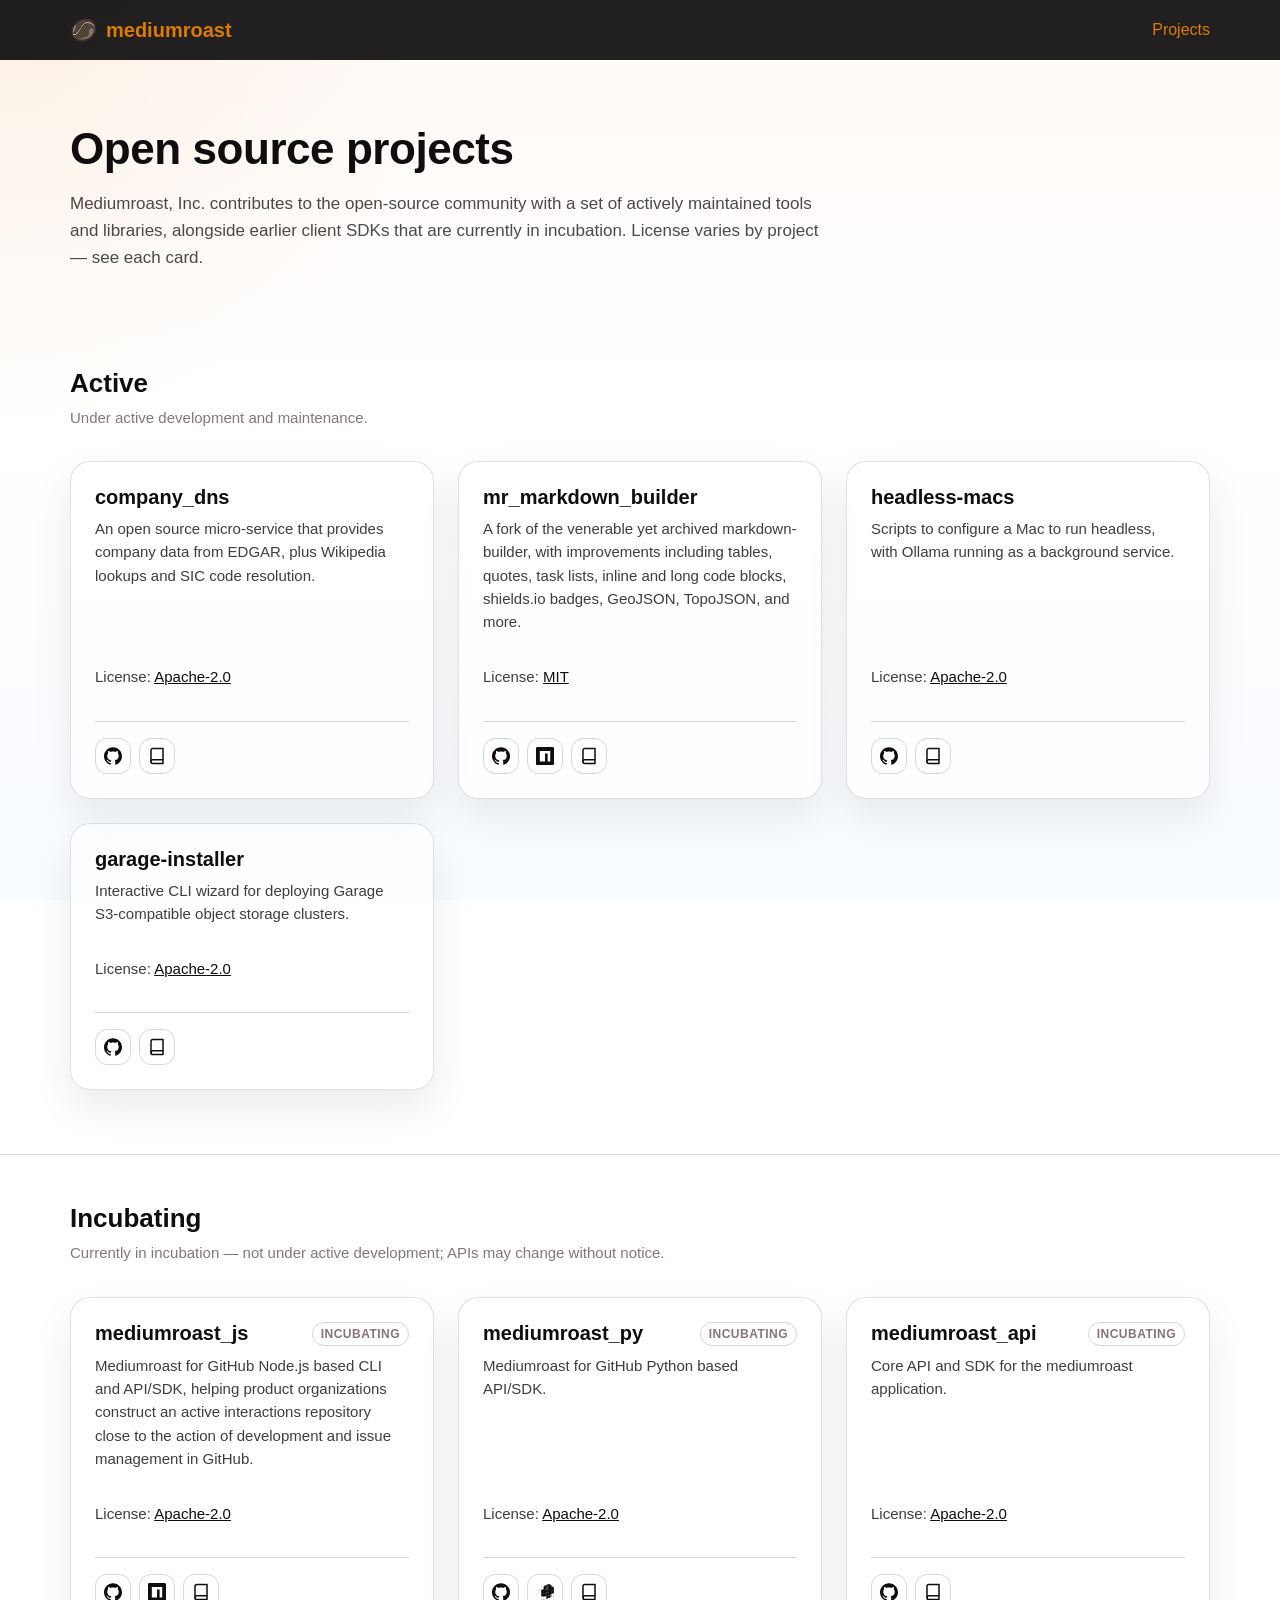
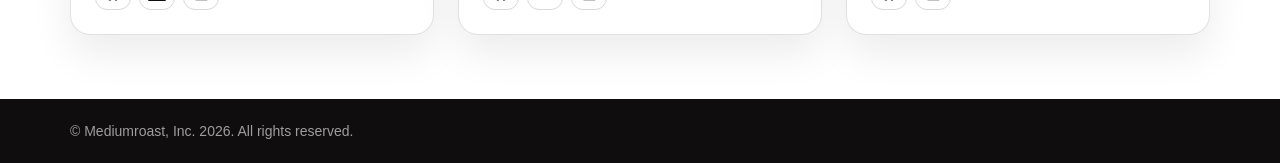
<file: docs/index.html>
<!doctype html>
<html lang="en">
<head>
  <meta charset="utf-8">
  <meta name="viewport" content="width=device-width, initial-scale=1.0, viewport-fit=cover">
  <meta name="description" content="Open source projects from Mediumroast, Inc.">
  <link rel="canonical" href="https://mediumroast.github.io/">
  <meta name="robots" content="index, follow">
  <link rel="shortcut icon" type="image/png" href="favicon.png">
  <link rel="stylesheet" href="style.css">
  <title>Open source projects — Mediumroast</title>
</head>
<body>

  <header class="site-header">
    <div class="container">
      <a class="brand" href="https://www.mediumroast.io" target="_blank" rel="noreferrer">
        <img src="img/mr_icon.png" alt="">
        mediumroast
      </a>
      <nav class="site-nav" aria-label="Primary">
        <a href="./" aria-current="page">Projects</a>
      </nav>
    </div>
  </header>

  <main>

    <section class="hero">
      <div class="container">
        <h1>Open source projects</h1>
        <p>
          Mediumroast, Inc. contributes to the open-source community with a set of
          actively maintained tools and libraries, alongside earlier client SDKs that
          are currently in incubation. License varies by project — see each card.
        </p>
      </div>
    </section>

    <section class="projects-section" aria-labelledby="active-heading">
      <div class="container">
        <div class="section-heading">
          <h2 id="active-heading">Active</h2>
        </div>
        <p class="section-note">
          Under active development and maintenance.
        </p>

        <div class="project-grid">

          <article class="project-card" id="company-dns">
            <div class="card-top">
              <h3>company_dns</h3>
            </div>
            <div class="card-body">
              <p>
                An open source micro-service that provides company data from EDGAR,
                plus Wikipedia lookups and SIC code resolution.
              </p>
            </div>
            <p class="card-license">
              License: <a href="https://github.com/miha42-github/company_dns/blob/main/LICENSE" target="_blank" rel="noreferrer">Apache-2.0</a>
            </p>
            <div class="card-links">
              <a href="https://github.com/miha42-github/company_dns" target="_blank" rel="noreferrer" aria-label="company_dns on GitHub">
                <svg viewBox="0 0 24 24" fill="currentColor" aria-hidden="true"><path d="M12 .297c-6.63 0-12 5.373-12 12 0 5.303 3.438 9.8 8.205 11.385.6.113.82-.258.82-.577 0-.285-.01-1.04-.015-2.04-3.338.724-4.042-1.61-4.042-1.61C4.422 18.07 3.633 17.7 3.633 17.7c-1.087-.744.084-.729.084-.729 1.205.084 1.838 1.236 1.838 1.236 1.07 1.835 2.809 1.305 3.495.998.108-.776.417-1.305.76-1.605-2.665-.3-5.466-1.332-5.466-5.93 0-1.31.465-2.38 1.235-3.22-.135-.303-.54-1.523.105-3.176 0 0 1.005-.322 3.3 1.23.96-.267 1.98-.399 3-.405 1.02.006 2.04.138 3 .405 2.28-1.552 3.285-1.23 3.285-1.23.645 1.653.24 2.873.12 3.176.765.84 1.23 1.91 1.23 3.22 0 4.61-2.805 5.625-5.475 5.92.42.36.81 1.096.81 2.22 0 1.606-.015 2.896-.015 3.286 0 .315.21.69.825.57C20.565 22.092 24 17.592 24 12.297c0-6.627-5.373-12-12-12"/></svg>
              </a>
              <a href="https://miha42-github.github.io/company_dns/" target="_blank" rel="noreferrer" aria-label="company_dns documentation">
                <svg viewBox="0 0 24 24" fill="none" stroke="currentColor" stroke-width="2" stroke-linecap="round" stroke-linejoin="round" aria-hidden="true"><path d="M4 19.5A2.5 2.5 0 0 1 6.5 17H20"/><path d="M6.5 2H20v20H6.5A2.5 2.5 0 0 1 4 19.5v-15A2.5 2.5 0 0 1 6.5 2z"/></svg>
              </a>
            </div>
          </article>

          <article class="project-card" id="mr-markdown-builder">
            <div class="card-top">
              <h3>mr_markdown_builder</h3>
            </div>
            <div class="card-body">
              <p>
                A fork of the venerable yet archived markdown-builder, with
                improvements including tables, quotes, task lists, inline and
                long code blocks, shields.io badges, GeoJSON, TopoJSON, and more.
              </p>
            </div>
            <p class="card-license">
              License: <a href="https://github.com/mediumroast/mr_markdown_builder/blob/main/LICENSE" target="_blank" rel="noreferrer">MIT</a>
            </p>
            <div class="card-links">
              <a href="https://github.com/mediumroast/mr_markdown_builder" target="_blank" rel="noreferrer" aria-label="mr_markdown_builder on GitHub">
                <svg viewBox="0 0 24 24" fill="currentColor" aria-hidden="true"><path d="M12 .297c-6.63 0-12 5.373-12 12 0 5.303 3.438 9.8 8.205 11.385.6.113.82-.258.82-.577 0-.285-.01-1.04-.015-2.04-3.338.724-4.042-1.61-4.042-1.61C4.422 18.07 3.633 17.7 3.633 17.7c-1.087-.744.084-.729.084-.729 1.205.084 1.838 1.236 1.838 1.236 1.07 1.835 2.809 1.305 3.495.998.108-.776.417-1.305.76-1.605-2.665-.3-5.466-1.332-5.466-5.93 0-1.31.465-2.38 1.235-3.22-.135-.303-.54-1.523.105-3.176 0 0 1.005-.322 3.3 1.23.96-.267 1.98-.399 3-.405 1.02.006 2.04.138 3 .405 2.28-1.552 3.285-1.23 3.285-1.23.645 1.653.24 2.873.12 3.176.765.84 1.23 1.91 1.23 3.22 0 4.61-2.805 5.625-5.475 5.92.42.36.81 1.096.81 2.22 0 1.606-.015 2.896-.015 3.286 0 .315.21.69.825.57C20.565 22.092 24 17.592 24 12.297c0-6.627-5.373-12-12-12"/></svg>
              </a>
              <a href="https://www.npmjs.com/package/mr_markdown_builder" target="_blank" rel="noreferrer" aria-label="mr_markdown_builder on npm">
                <svg viewBox="0 0 24 24" fill="currentColor" aria-hidden="true"><path d="M1.763 0C.786 0 0 .786 0 1.763v20.474C0 23.214.786 24 1.763 24h20.474c.977 0 1.763-.786 1.763-1.763V1.763C24 .786 23.214 0 22.237 0zM5.13 5.323l13.837.019-.009 13.836h-3.464l.01-10.382h-3.456L12.04 19.17H5.113z"/></svg>
              </a>
              <a href="https://mediumroast.github.io/mr_markdown_builder/" target="_blank" rel="noreferrer" aria-label="mr_markdown_builder documentation">
                <svg viewBox="0 0 24 24" fill="none" stroke="currentColor" stroke-width="2" stroke-linecap="round" stroke-linejoin="round" aria-hidden="true"><path d="M4 19.5A2.5 2.5 0 0 1 6.5 17H20"/><path d="M6.5 2H20v20H6.5A2.5 2.5 0 0 1 4 19.5v-15A2.5 2.5 0 0 1 6.5 2z"/></svg>
              </a>
            </div>
          </article>

          <article class="project-card" id="headless-macs">
            <div class="card-top">
              <h3>headless-macs</h3>
            </div>
            <div class="card-body">
              <p>
                Scripts to configure a Mac to run headless, with Ollama running
                as a background service.
              </p>
            </div>
            <p class="card-license">
              License: <a href="https://github.com/mediumroast/headless-macs/blob/main/LICENSE" target="_blank" rel="noreferrer">Apache-2.0</a>
            </p>
            <div class="card-links">
              <a href="https://github.com/mediumroast/headless-macs" target="_blank" rel="noreferrer" aria-label="headless-macs on GitHub">
                <svg viewBox="0 0 24 24" fill="currentColor" aria-hidden="true"><path d="M12 .297c-6.63 0-12 5.373-12 12 0 5.303 3.438 9.8 8.205 11.385.6.113.82-.258.82-.577 0-.285-.01-1.04-.015-2.04-3.338.724-4.042-1.61-4.042-1.61C4.422 18.07 3.633 17.7 3.633 17.7c-1.087-.744.084-.729.084-.729 1.205.084 1.838 1.236 1.838 1.236 1.07 1.835 2.809 1.305 3.495.998.108-.776.417-1.305.76-1.605-2.665-.3-5.466-1.332-5.466-5.93 0-1.31.465-2.38 1.235-3.22-.135-.303-.54-1.523.105-3.176 0 0 1.005-.322 3.3 1.23.96-.267 1.98-.399 3-.405 1.02.006 2.04.138 3 .405 2.28-1.552 3.285-1.23 3.285-1.23.645 1.653.24 2.873.12 3.176.765.84 1.23 1.91 1.23 3.22 0 4.61-2.805 5.625-5.475 5.92.42.36.81 1.096.81 2.22 0 1.606-.015 2.896-.015 3.286 0 .315.21.69.825.57C20.565 22.092 24 17.592 24 12.297c0-6.627-5.373-12-12-12"/></svg>
              </a>
              <a href="https://mediumroast.github.io/headless-macs/" target="_blank" rel="noreferrer" aria-label="headless-macs documentation">
                <svg viewBox="0 0 24 24" fill="none" stroke="currentColor" stroke-width="2" stroke-linecap="round" stroke-linejoin="round" aria-hidden="true"><path d="M4 19.5A2.5 2.5 0 0 1 6.5 17H20"/><path d="M6.5 2H20v20H6.5A2.5 2.5 0 0 1 4 19.5v-15A2.5 2.5 0 0 1 6.5 2z"/></svg>
              </a>
            </div>
          </article>

          <article class="project-card" id="garage-installer">
            <div class="card-top">
              <h3>garage-installer</h3>
            </div>
            <div class="card-body">
              <p>
                Interactive CLI wizard for deploying Garage S3-compatible object
                storage clusters.
              </p>
            </div>
            <p class="card-license">
              License: <a href="https://github.com/miha42-github/garage-installer/blob/main/LICENSE" target="_blank" rel="noreferrer">Apache-2.0</a>
            </p>
            <div class="card-links">
              <a href="https://github.com/miha42-github/garage-installer" target="_blank" rel="noreferrer" aria-label="garage-installer on GitHub">
                <svg viewBox="0 0 24 24" fill="currentColor" aria-hidden="true"><path d="M12 .297c-6.63 0-12 5.373-12 12 0 5.303 3.438 9.8 8.205 11.385.6.113.82-.258.82-.577 0-.285-.01-1.04-.015-2.04-3.338.724-4.042-1.61-4.042-1.61C4.422 18.07 3.633 17.7 3.633 17.7c-1.087-.744.084-.729.084-.729 1.205.084 1.838 1.236 1.838 1.236 1.07 1.835 2.809 1.305 3.495.998.108-.776.417-1.305.76-1.605-2.665-.3-5.466-1.332-5.466-5.93 0-1.31.465-2.38 1.235-3.22-.135-.303-.54-1.523.105-3.176 0 0 1.005-.322 3.3 1.23.96-.267 1.98-.399 3-.405 1.02.006 2.04.138 3 .405 2.28-1.552 3.285-1.23 3.285-1.23.645 1.653.24 2.873.12 3.176.765.84 1.23 1.91 1.23 3.22 0 4.61-2.805 5.625-5.475 5.92.42.36.81 1.096.81 2.22 0 1.606-.015 2.896-.015 3.286 0 .315.21.69.825.57C20.565 22.092 24 17.592 24 12.297c0-6.627-5.373-12-12-12"/></svg>
              </a>
              <a href="https://miha42-github.github.io/garage-installer/" target="_blank" rel="noreferrer" aria-label="garage-installer documentation">
                <svg viewBox="0 0 24 24" fill="none" stroke="currentColor" stroke-width="2" stroke-linecap="round" stroke-linejoin="round" aria-hidden="true"><path d="M4 19.5A2.5 2.5 0 0 1 6.5 17H20"/><path d="M6.5 2H20v20H6.5A2.5 2.5 0 0 1 4 19.5v-15A2.5 2.5 0 0 1 6.5 2z"/></svg>
              </a>
            </div>
          </article>

        </div>
      </div>
    </section>

    <section class="projects-section" aria-labelledby="incubating-heading">
      <div class="container">
        <div class="section-heading">
          <h2 id="incubating-heading">Incubating</h2>
        </div>
        <p class="section-note">
          Currently in incubation — not under active development; APIs may
          change without notice.
        </p>

        <div class="project-grid">

          <article class="project-card" id="mediumroast-js">
            <div class="card-top">
              <h3>mediumroast_js</h3>
              <span class="badge">Incubating</span>
            </div>
            <div class="card-body">
              <p>
                Mediumroast for GitHub Node.js based CLI and API/SDK, helping
                product organizations construct an active interactions repository
                close to the action of development and issue management in GitHub.
              </p>
            </div>
            <p class="card-license">
              License: <a href="https://github.com/mediumroast/mediumroast_js/blob/main/LICENSE" target="_blank" rel="noreferrer">Apache-2.0</a>
            </p>
            <div class="card-links">
              <a href="https://github.com/mediumroast/mediumroast_js" target="_blank" rel="noreferrer" aria-label="mediumroast_js on GitHub">
                <svg viewBox="0 0 24 24" fill="currentColor" aria-hidden="true"><path d="M12 .297c-6.63 0-12 5.373-12 12 0 5.303 3.438 9.8 8.205 11.385.6.113.82-.258.82-.577 0-.285-.01-1.04-.015-2.04-3.338.724-4.042-1.61-4.042-1.61C4.422 18.07 3.633 17.7 3.633 17.7c-1.087-.744.084-.729.084-.729 1.205.084 1.838 1.236 1.838 1.236 1.07 1.835 2.809 1.305 3.495.998.108-.776.417-1.305.76-1.605-2.665-.3-5.466-1.332-5.466-5.93 0-1.31.465-2.38 1.235-3.22-.135-.303-.54-1.523.105-3.176 0 0 1.005-.322 3.3 1.23.96-.267 1.98-.399 3-.405 1.02.006 2.04.138 3 .405 2.28-1.552 3.285-1.23 3.285-1.23.645 1.653.24 2.873.12 3.176.765.84 1.23 1.91 1.23 3.22 0 4.61-2.805 5.625-5.475 5.92.42.36.81 1.096.81 2.22 0 1.606-.015 2.896-.015 3.286 0 .315.21.69.825.57C20.565 22.092 24 17.592 24 12.297c0-6.627-5.373-12-12-12"/></svg>
              </a>
              <a href="https://www.npmjs.com/package/mediumroast_js" target="_blank" rel="noreferrer" aria-label="mediumroast_js on npm">
                <svg viewBox="0 0 24 24" fill="currentColor" aria-hidden="true"><path d="M1.763 0C.786 0 0 .786 0 1.763v20.474C0 23.214.786 24 1.763 24h20.474c.977 0 1.763-.786 1.763-1.763V1.763C24 .786 23.214 0 22.237 0zM5.13 5.323l13.837.019-.009 13.836h-3.464l.01-10.382h-3.456L12.04 19.17H5.113z"/></svg>
              </a>
              <a href="https://mediumroast.github.io/mediumroast_js/" target="_blank" rel="noreferrer" aria-label="mediumroast_js documentation">
                <svg viewBox="0 0 24 24" fill="none" stroke="currentColor" stroke-width="2" stroke-linecap="round" stroke-linejoin="round" aria-hidden="true"><path d="M4 19.5A2.5 2.5 0 0 1 6.5 17H20"/><path d="M6.5 2H20v20H6.5A2.5 2.5 0 0 1 4 19.5v-15A2.5 2.5 0 0 1 6.5 2z"/></svg>
              </a>
            </div>
          </article>

          <article class="project-card" id="mediumroast-py">
            <div class="card-top">
              <h3>mediumroast_py</h3>
              <span class="badge">Incubating</span>
            </div>
            <div class="card-body">
              <p>
                Mediumroast for GitHub Python based API/SDK.
              </p>
            </div>
            <p class="card-license">
              License: <a href="https://github.com/mediumroast/mediumroast_py/blob/main/LICENSE" target="_blank" rel="noreferrer">Apache-2.0</a>
            </p>
            <div class="card-links">
              <a href="https://github.com/mediumroast/mediumroast_py" target="_blank" rel="noreferrer" aria-label="mediumroast_py on GitHub">
                <svg viewBox="0 0 24 24" fill="currentColor" aria-hidden="true"><path d="M12 .297c-6.63 0-12 5.373-12 12 0 5.303 3.438 9.8 8.205 11.385.6.113.82-.258.82-.577 0-.285-.01-1.04-.015-2.04-3.338.724-4.042-1.61-4.042-1.61C4.422 18.07 3.633 17.7 3.633 17.7c-1.087-.744.084-.729.084-.729 1.205.084 1.838 1.236 1.838 1.236 1.07 1.835 2.809 1.305 3.495.998.108-.776.417-1.305.76-1.605-2.665-.3-5.466-1.332-5.466-5.93 0-1.31.465-2.38 1.235-3.22-.135-.303-.54-1.523.105-3.176 0 0 1.005-.322 3.3 1.23.96-.267 1.98-.399 3-.405 1.02.006 2.04.138 3 .405 2.28-1.552 3.285-1.23 3.285-1.23.645 1.653.24 2.873.12 3.176.765.84 1.23 1.91 1.23 3.22 0 4.61-2.805 5.625-5.475 5.92.42.36.81 1.096.81 2.22 0 1.606-.015 2.896-.015 3.286 0 .315.21.69.825.57C20.565 22.092 24 17.592 24 12.297c0-6.627-5.373-12-12-12"/></svg>
              </a>
              <a href="https://pypi.org/project/mediumroast-py/" target="_blank" rel="noreferrer" aria-label="mediumroast_py on PyPI">
                <svg viewBox="0 0 24 24" fill="currentColor" aria-hidden="true"><path d="M23.922 13.58v3.912L20.55 18.72l-.078.055.052.037 3.45-1.256.026-.036v-3.997l-.053-.036-.025.092zM23.621 5.618l-3.04 1.107v3.912l3.339-1.215V5.509zM23.92 13.457V9.544l-3.336 1.215v3.913zM20.47 14.71V10.8L17.17 12v3.913zM17.034 19.996v-3.912l-3.313 1.206v3.912zM17.17 16.057v3.868l3.314-1.206V14.85l-3.314 1.206zm2.093 1.882c-.367.134-.663-.074-.663-.463s.296-.814.663-.947c.365-.133.662.075.662.464s-.297.814-.662.946zM13.225 9.315l.365-.132-3.285-1.197-3.323 1.21.102.037 3.184 1.16zM20.507 10.664V6.751L17.17 7.965v3.913zM17.058 11.918V8.005l-3.302 1.202v3.912zM13.643 9.246l-3.336 1.215v3.913l3.336-1.215zM6.907 13.165l3.322 1.209v-3.913L6.907 9.252zM10.34 7.873l3.281 1.193V5.198l-3.28-1.193zM20.507 2.715L17.19 3.922v3.913l3.317-1.207zM16.95 3.903L13.724 2.73l-3.269 1.19 3.225 1.174zM15.365 4.606l-1.624.592v3.868l3.317-1.207V3.991l-1.693.615zm-.391 2.778c-.367.134-.662-.074-.662-.464s.295-.813.662-.946c.366-.133.663.074.663.464s-.297.813-.663.946zM10.229 18.41v-3.914l-3.322-1.209V17.2zM13.678 17.182v-3.913l-3.371 1.227v3.913zM13.756 17.154l3.3-1.2V12.04l-3.3 1.2zM13.678 21.217l-3.371 1.227v-3.912h-.078v3.912l-3.322-1.209v-3.913l-.053-.058-.025-.06-3.336-1.21v-3.948l.034.013 3.287 1.196.015-.078-3.261-1.187 3.26-1.187v-.109L3.876 9.62l-.307-.112 3.26-1.188v.877l.079-.055V6.769l3.257 1.185.058-.061L7.084 6.75l-.102-.037 3.24-1.179v-.083L6.854 6.677v.018l-.025.018v1.523L3.44 9.47v.02l-.025.017v4.007l-3.39 1.233v.019L0 14.784v3.995l.025.037 3.4 1.237.008-.006.007.01 3.4 1.238.008-.006.006.01 3.4 1.237.014-.009.012.01 3.45-1.256.026-.037-.078-.027zM3.493 9.563l3.257 1.185-3.257 1.187V9.562zM3.4 19.96L.078 18.752v-3.913l2.361.86.96.349v3.913zm.015-3.99L.335 14.85l-.182-.066 3.262-1.187v2.374zm3.399 5.231l-3.321-1.209v-3.912l3.321 1.209v3.912zM23.791 5.434l-3.21-1.17v2.338zM20.387 2.643l-3.24-1.18-3.27 1.19 3.247 1.182z"/></svg>
              </a>
              <a href="https://mediumroast.github.io/mediumroast_py/" target="_blank" rel="noreferrer" aria-label="mediumroast_py documentation">
                <svg viewBox="0 0 24 24" fill="none" stroke="currentColor" stroke-width="2" stroke-linecap="round" stroke-linejoin="round" aria-hidden="true"><path d="M4 19.5A2.5 2.5 0 0 1 6.5 17H20"/><path d="M6.5 2H20v20H6.5A2.5 2.5 0 0 1 4 19.5v-15A2.5 2.5 0 0 1 6.5 2z"/></svg>
              </a>
            </div>
          </article>

          <article class="project-card" id="mediumroast-api">
            <div class="card-top">
              <h3>mediumroast_api</h3>
              <span class="badge">Incubating</span>
            </div>
            <div class="card-body">
              <p>
                Core API and SDK for the mediumroast application.
              </p>
            </div>
            <p class="card-license">
              License: <a href="https://github.com/mediumroast/mediumroast_api/blob/main/LICENSE" target="_blank" rel="noreferrer">Apache-2.0</a>
            </p>
            <div class="card-links">
              <a href="https://github.com/mediumroast/mediumroast_api" target="_blank" rel="noreferrer" aria-label="mediumroast_api on GitHub">
                <svg viewBox="0 0 24 24" fill="currentColor" aria-hidden="true"><path d="M12 .297c-6.63 0-12 5.373-12 12 0 5.303 3.438 9.8 8.205 11.385.6.113.82-.258.82-.577 0-.285-.01-1.04-.015-2.04-3.338.724-4.042-1.61-4.042-1.61C4.422 18.07 3.633 17.7 3.633 17.7c-1.087-.744.084-.729.084-.729 1.205.084 1.838 1.236 1.838 1.236 1.07 1.835 2.809 1.305 3.495.998.108-.776.417-1.305.76-1.605-2.665-.3-5.466-1.332-5.466-5.93 0-1.31.465-2.38 1.235-3.22-.135-.303-.54-1.523.105-3.176 0 0 1.005-.322 3.3 1.23.96-.267 1.98-.399 3-.405 1.02.006 2.04.138 3 .405 2.28-1.552 3.285-1.23 3.285-1.23.645 1.653.24 2.873.12 3.176.765.84 1.23 1.91 1.23 3.22 0 4.61-2.805 5.625-5.475 5.92.42.36.81 1.096.81 2.22 0 1.606-.015 2.896-.015 3.286 0 .315.21.69.825.57C20.565 22.092 24 17.592 24 12.297c0-6.627-5.373-12-12-12"/></svg>
              </a>
              <a href="https://mediumroast.github.io/mediumroast_api/" target="_blank" rel="noreferrer" aria-label="mediumroast_api documentation">
                <svg viewBox="0 0 24 24" fill="none" stroke="currentColor" stroke-width="2" stroke-linecap="round" stroke-linejoin="round" aria-hidden="true"><path d="M4 19.5A2.5 2.5 0 0 1 6.5 17H20"/><path d="M6.5 2H20v20H6.5A2.5 2.5 0 0 1 4 19.5v-15A2.5 2.5 0 0 1 6.5 2z"/></svg>
              </a>
            </div>
          </article>

        </div>
      </div>
    </section>

  </main>

  <footer class="site-footer">
    <div class="container">
      <p>&copy; Mediumroast, Inc. 2026. All rights reserved.</p>
    </div>
  </footer>

</body>
</html>
</file>
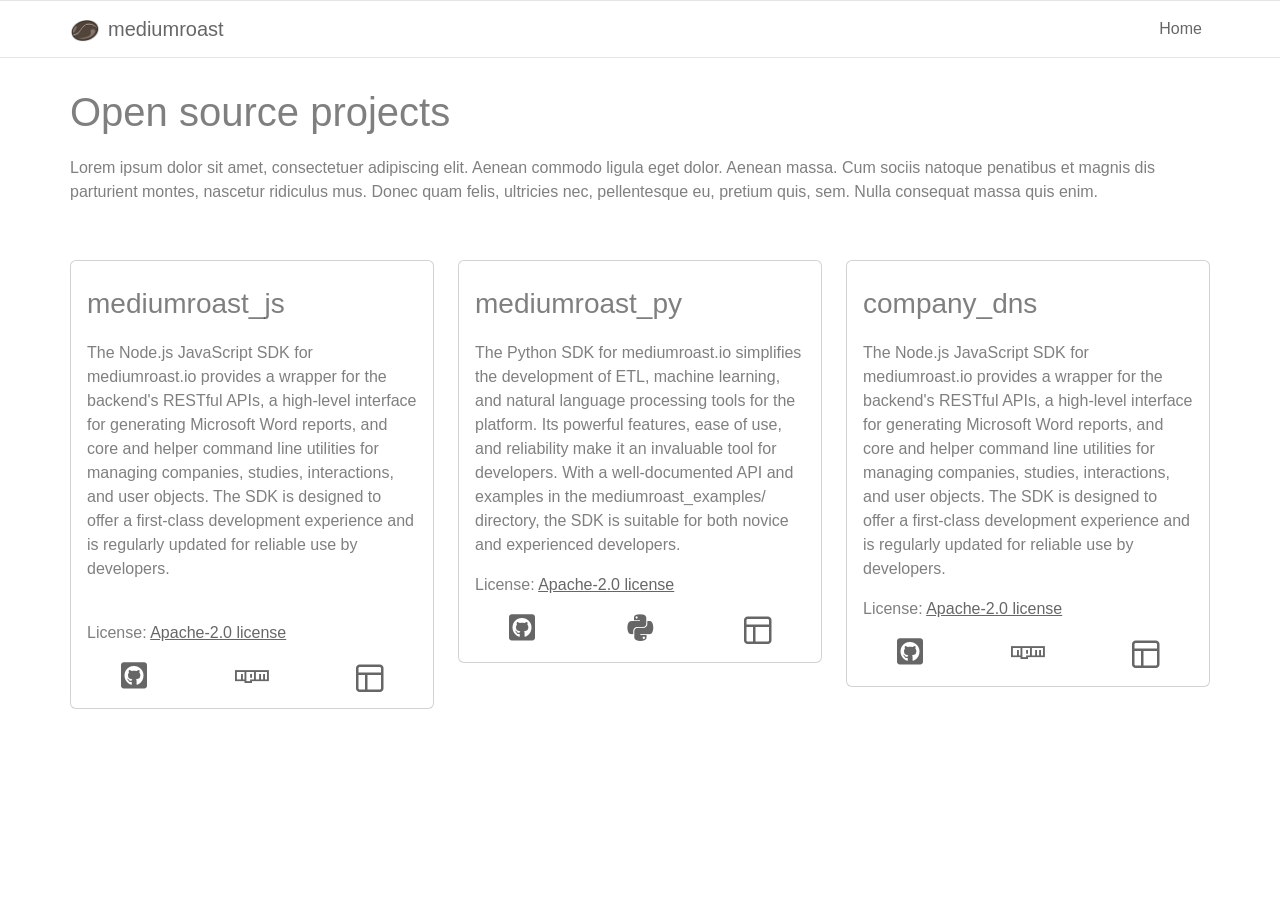
<file: site/index.html>
<!doctype html><html><head>  <meta charset="utf-8">  <meta name="keywords" content="">  <meta name="description" content="">  <meta name="viewport" content="width=device-width, initial-scale=1.0, viewport-fit=cover"><link rel="canonical" href="https://mediumroast.github.io/"><meta name="robots" content="index, follow">  <link rel="shortcut icon" type="image/png" href="favicon.png">  <link rel="stylesheet" type="text/css" href="./css/bootstrap.min.css?7591"><link rel="stylesheet" type="text/css" href="style.css?7389"><link rel="stylesheet" type="text/css" href="./css/all.min.css"><link rel="stylesheet" type="text/css" href="./css/feather.min.css">  <title>Home</title>  <!-- Analytics --> <!-- Analytics END -->  </head><body><!-- Preloader --><div id="page-loading-blocs-notifaction" class="page-preloader"></div><!-- Preloader END --><!-- Main container --><div class="page-container">  <!-- bloc-0 --><div class="bloc l-bloc b-divider " id="bloc-0"><div class="container bloc-sm bloc-no-padding-lg"><div class="row"><div class="col"><nav class="navbar row navbar-expand-md navbar-light" role="navigation" id="mr-menu-bar"><div class="container-fluid "><a class="navbar-brand" href="./" target="_blank"><img src="img/mr_icon.png" alt="logo" class="me-2" />mediumroast</a><button id="nav-toggle" type="button" class="ui-navbar-toggler navbar-toggler border-0 p-0 ms-auto" aria-expanded="false" aria-label="Toggle navigation" data-bs-toggle="collapse" data-bs-target=".navbar-48901"><span class="navbar-toggler-icon"></span></button><div class="collapse navbar-collapse navbar-48901"><ul class="site-navigation nav navbar-nav ms-auto"><li class="nav-item"><a href="./" class="nav-link">Home</a></li></ul></div></div></nav></div></div></div></div><!-- bloc-0 END --><!-- bloc-1 --><div class="bloc l-bloc" id="bloc-1"><div class="container bloc-lg bloc-sm-lg"><div class="row"><div class="col text-center text-md-start"><h1 class="mg-md">Open source projects</h1><p>Lorem ipsum dolor sit amet, consectetuer adipiscing elit. Aenean commodo ligula eget dolor. Aenean massa. Cum sociis natoque penatibus et magnis dis parturient montes, nascetur ridiculus mus. Donec quam felis, ultricies nec, pellentesque eu, pretium quis, sem. Nulla consequat massa quis enim.</p></div></div></div></div><!-- bloc-1 END --><!-- oss-component-mr-js --><div class="bloc l-bloc" id="oss-component-mr-js"><div class="container bloc-lg bloc-sm-lg"><div class="row"><div class="col-md-4 text-center text-md-start"><div class="card" id="mediumroast-js"><div class="card-body card-body-style"><h3 class="mg-md">mediumroast_js</h3><p>The Node.js JavaScript SDK for mediumroast.io provides a wrapper for the backend's RESTful APIs, a high-level interface for generating Microsoft Word reports, and core and helper command line utilities for managing companies, studies, interactions, and user objects. The SDK is designed to offer a first-class development experience and is regularly updated for reliable use by developers.<br><br></p><p>License: <a href="https://github.com/mediumroast/mediumroast_js/blob/main/LICENSE" target="_blank">Apache-2.0 license</a></p><div class="row"><div class="col"><div class="text-center"><a href="https://github.com/mediumroast/mediumroast_js" target="_blank"><span class="icon-md fab fa-github-square"></span></a></div></div><div class="col"><div class="text-center"><a href="https://www.npmjs.com/package/mediumroast_js" target="_blank"><span class="icon-md fab fa-npm"></span></a></div></div><div class="col"><div class="text-center"><a href="https://mediumroast.github.io/mediumroast_js/" target="_blank"><span class="icon-md feather-icon icon-layout"></span></a></div></div></div></div></div></div><div class="col-md-4 text-center text-md-start"><div class="card" id="mediumroast-py"><div class="card-body"><h3 class="mg-md">mediumroast_py</h3><p>The Python SDK for mediumroast.io simplifies the development of ETL, machine learning, and natural language processing tools for the platform. Its powerful features, ease of use, and reliability make it an invaluable tool for developers. With a well-documented API and examples in the mediumroast_examples/ directory, the SDK is suitable for both novice and experienced developers.</p><p>License: <a href="https://github.com/mediumroast/mediumroast_py/blob/main/LICENSE" target="_blank">Apache-2.0 license</a></p><div class="row"><div class="col"><div class="text-center"><a href="https://github.com/mediumroast/mediumroast_py" target="_blank"><span class="icon-md fab fa-github-square"></span></a></div></div><div class="col"><div class="text-center"><a href="https://www.npmjs.com/package/mediumroast_js" target="_blank"><span class="icon-md fab fa-python"></span></a></div></div><div class="col"><div class="text-center"><a href="https://mediumroast.github.io/mediumroast_py/" target="_blank"><span class="icon-md feather-icon icon-layout"></span></a></div></div></div></div></div></div><div class="col-md-4 text-center text-md-start"><div class="card" id="company-dns"><div class="card-body"><h3 class="mg-md">company_dns</h3><p>The Node.js JavaScript SDK for mediumroast.io provides a wrapper for the backend's RESTful APIs, a high-level interface for generating Microsoft Word reports, and core and helper command line utilities for managing companies, studies, interactions, and user objects. The SDK is designed to offer a first-class development experience and is regularly updated for reliable use by developers.</p><p>License: <a href="https://github.com/mediumroast/mediumroast_js/blob/main/LICENSE" target="_blank">Apache-2.0 license</a></p><div class="row"><div class="col"><div class="text-center"><a href="https://github.com/mediumroast/mediumroast_js" target="_blank"><span class="icon-md fab fa-github-square"></span></a></div></div><div class="col"><div class="text-center"><a href="https://www.npmjs.com/package/mediumroast_js" target="_blank"><span class="icon-md fab fa-npm"></span></a></div></div><div class="col"><div class="text-center"><a href="https://mediumroast.github.io/mediumroast_js/" target="_blank"><span class="icon-md feather-icon icon-layout"></span></a></div></div></div></div></div></div></div></div></div><!-- oss-component-mr-js END --><!-- ScrollToTop Button --><a class="bloc-button btn btn-d scrollToTop" onclick="scrollToTarget('1',this)"><svg xmlns="http://www.w3.org/2000/svg" width="22" height="22" viewBox="0 0 32 32"><path class="scroll-to-top-btn-icon" d="M30,22.656l-14-13-14,13"/></svg></a><!-- ScrollToTop Button END--></div><!-- Main container END -->  <!-- Additional JS --><script src="./js/bootstrap.bundle.min.js?9833"></script><script src="./js/blocs.min.js?2117"></script><script src="./js/lazysizes.min.js" defer></script><!-- Additional JS END --></body></html>
</file>
<file: docs/style.css>
/* Mediumroast open source projects — hand-authored static styles.
   Tokens verified against the live mediumroast.io frontend (computed
   styles pulled from www.mediumroast.io, not just the written style
   guide) so this page reads as part of the same site family. */

:root {
  --color-brand-dark: #0F0D0E;
  --color-brand-orange: #DC7D00;
  --color-tech-cyan: #00A8D2;
  --color-light-blue: #DCE9F6;
  --color-off-white: #FFF3EF;
  --color-border: #D4D7DD;
  --color-muted: #88737E;
  --color-white: #FFFFFF;

  --font-sans: "Helvetica Neue", Helvetica, Arial, sans-serif;
  --font-serif: Georgia, serif;

  --space-1: 4px;
  --space-2: 8px;
  --space-3: 16px;
  --space-4: 24px;
  --space-5: 32px;
  --space-6: 48px;
  --space-7: 64px;
  --space-8: 96px;

  --radius-sm: 12px;
  --radius-md: 20px;
  --radius-lg: 28px;

  --shadow-soft: 0 20px 50px rgba(15, 13, 14, 0.12);
  --shadow-card: 0 18px 40px rgba(15, 13, 14, 0.08);

  --container-width: 1140px;
}

* {
  box-sizing: border-box;
}

html {
  -webkit-font-smoothing: antialiased;
  -moz-osx-font-smoothing: grayscale;
}

body {
  margin: 0;
  font-family: var(--font-sans);
  color: var(--color-brand-dark);
  background:
    radial-gradient(circle at 0% 0%, rgba(220, 125, 0, 0.08), transparent 28%),
    linear-gradient(180deg, #fffaf7 0%, #ffffff 45%, #f8fbff 100%);
  background-attachment: fixed;
}

a {
  color: var(--color-tech-cyan);
  text-decoration: none;
}

a:hover,
a:focus-visible {
  color: var(--color-brand-orange);
}

:focus-visible {
  outline: 2px solid var(--color-tech-cyan);
  outline-offset: 2px;
}

.container {
  width: min(var(--container-width), calc(100% - 40px));
  margin: 0 auto;
}

/* Header — sticky, blurred dark glass, matching mediumroast.io */

.site-header {
  position: sticky;
  top: 0;
  z-index: 10;
  background: rgba(15, 13, 14, 0.92);
  backdrop-filter: blur(14px);
  -webkit-backdrop-filter: blur(14px);
  padding: var(--space-3) 0;
}

.site-header .container {
  display: flex;
  align-items: center;
  justify-content: space-between;
}

.brand {
  display: flex;
  align-items: center;
  gap: var(--space-2);
  color: var(--color-brand-orange);
  font-size: 20px;
  font-weight: 700;
}

.brand img {
  width: 28px;
  height: 28px;
}

.brand:hover,
.brand:focus-visible {
  color: var(--color-brand-orange);
}

.site-nav a {
  color: rgba(255, 255, 255, 0.75);
  font-weight: 400;
  margin-left: var(--space-4);
}

.site-nav a:hover,
.site-nav a:focus-visible,
.site-nav a[aria-current="page"] {
  color: var(--color-brand-orange);
}

/* Hero */

.hero {
  padding: var(--space-7) 0 var(--space-6);
}

.hero h1 {
  margin: 0 0 var(--space-3);
  font-size: clamp(32px, 4vw, 44px);
  font-weight: 900;
  letter-spacing: -0.01em;
}

.hero p {
  margin: 0;
  max-width: 760px;
  font-size: 17px;
  line-height: 1.6;
  color: rgba(15, 13, 14, 0.75);
}

/* Sections — no per-section fill; the body gradient carries through
   consistently behind Active and Incubating alike. */

.projects-section {
  padding: var(--space-6) 0 var(--space-7);
}

.projects-section + .projects-section {
  border-top: 1px solid var(--color-border);
}

.section-heading {
  display: flex;
  align-items: baseline;
  gap: var(--space-3);
  margin-bottom: var(--space-2);
}

.section-heading h2 {
  margin: 0;
  font-size: 26px;
  font-weight: 700;
}

.section-note {
  margin: 0 0 var(--space-5);
  color: var(--color-muted);
  font-size: 15px;
  max-width: 700px;
  line-height: 1.5;
}

.project-grid {
  display: grid;
  grid-template-columns: repeat(3, 1fr);
  align-items: stretch;
  gap: var(--space-4);
}

/* Cards — transparent/bordered shell (matches mediumroast.io's
   product-walkthrough-block: no fill color, just border + soft shadow),
   consistent between Active and Incubating. Status is conveyed only by
   the badge, not by recoloring the whole card. */

.project-card {
  display: flex;
  flex-direction: column;
  height: 100%;
  background: rgba(255, 255, 255, 0.6);
  border: 1px solid rgba(15, 13, 14, 0.12);
  border-radius: var(--radius-md);
  box-shadow: var(--shadow-card);
  padding: var(--space-4);
  transition: box-shadow 0.2s ease-in-out;
}

.project-card:hover {
  box-shadow: var(--shadow-soft);
}

.card-top {
  display: flex;
  align-items: flex-start;
  justify-content: space-between;
  gap: var(--space-2);
  margin-bottom: var(--space-2);
}

.project-card h3 {
  margin: 0;
  font-size: 20px;
  font-weight: 700;
}

.badge {
  flex-shrink: 0;
  display: inline-block;
  padding: var(--space-1) var(--space-2);
  border-radius: 999px;
  font-size: 12px;
  font-weight: 700;
  text-transform: uppercase;
  letter-spacing: 0.04em;
  background: rgba(255, 255, 255, 0.76);
  border: 1px solid var(--color-border);
  color: var(--color-muted);
}

.project-card p {
  margin: 0 0 var(--space-3);
  font-size: 15px;
  line-height: 1.55;
  color: rgba(15, 13, 14, 0.8);
}

.card-body {
  flex: 1;
}

.card-status-note {
  font-size: 13px;
  color: var(--color-muted);
}

/* License line — same position/format on every card: directly above
   the link row, label + linked SPDX name, nothing else. */

.card-license {
  font-size: 13px;
  color: var(--color-muted);
  padding-top: var(--space-3);
  margin-top: auto;
}

.card-license a {
  color: var(--color-brand-dark);
  text-decoration: underline;
}

.card-links {
  display: flex;
  gap: var(--space-2);
  padding-top: var(--space-3);
  margin-top: var(--space-3);
  border-top: 1px solid var(--color-border);
}

/* Icon buttons: background matches the card (transparent), just an
   outline — color only shifts on hover/focus to signal it's a link. */

.card-links a {
  display: inline-flex;
  align-items: center;
  justify-content: center;
  width: 36px;
  height: 36px;
  flex-shrink: 0;
  border-radius: var(--radius-sm);
  background: transparent;
  border: 1px solid rgba(15, 13, 14, 0.16);
  color: var(--color-brand-dark);
  transition: border-color 0.15s ease-in-out, color 0.15s ease-in-out;
}

.card-links a:hover,
.card-links a:focus-visible {
  border-color: var(--color-tech-cyan);
  color: var(--color-tech-cyan);
}

.card-links svg {
  width: 18px;
  height: 18px;
  flex-shrink: 0;
  display: block;
}

/* Footer */

.site-footer {
  background: var(--color-brand-dark);
  color: rgba(255, 255, 255, 0.6);
  padding: var(--space-4) 0;
}

.site-footer p {
  margin: 0;
  font-size: 14px;
}

/* Responsive breakpoints (per UX style guide: 980 / 720 / 640) */

@media (max-width: 980px) {
  .project-grid {
    grid-template-columns: repeat(2, 1fr);
  }
}

@media (max-width: 720px) {
  .project-grid {
    grid-template-columns: 1fr;
  }

  .site-header .container {
    flex-direction: column;
    align-items: flex-start;
    gap: var(--space-2);
  }

  .site-nav {
    margin-left: calc(-1 * var(--space-4));
  }
}

@media (max-width: 640px) {
  .hero {
    padding: var(--space-6) 0 var(--space-5);
  }

  .projects-section {
    padding: var(--space-5) 0 var(--space-6);
  }
}
</file>
<file: site/style.css>
/*-----------------------------------------------------------------------------------
	Open Source @ Mediumroast
	About: Open source at mediumroast.io
	Author: Michael Hay
	Version: 1.0
	Built with Blocs
-----------------------------------------------------------------------------------*/
body{margin:0;padding:0;  background:#FFFFFF;  overflow-x:hidden;  -webkit-font-smoothing: antialiased;  -moz-osx-font-smoothing: grayscale;}.page-container{overflow: hidden;} a,button{transition: background .3s ease-in-out;outline: none!important;} a:hover{text-decoration: none; cursor:pointer;}.page-preloader{position: fixed;top: 0;bottom: 0;width: 100%;z-index:100000;background:#FFFFFF url("img/pageload-spinner.gif") no-repeat center center;animation-name: preloader-fade;animation-delay: 2s;animation-duration: 0.5s;animation-fill-mode: both;}.preloader-complete{animation-delay:0.1s;}@keyframes preloader-fade {0% {opacity: 1;visibility: visible;}100% {opacity: 0;visibility: hidden;}}.bloc{width:100%;clear:both;background: 50% 50% no-repeat;padding:0 20px;-webkit-background-size: cover;-moz-background-size: cover;-o-background-size: cover;background-size: cover;position:relative;display:flex;}.bloc .container{padding-left:0;padding-right:0;position:relative;}.bloc-lg{padding:100px 20px;}.bloc-sm{padding:20px;}.d-bloc .card,.l-bloc{color:rgba(0,0,0,.5);}.d-bloc .card button:hover,.l-bloc button:hover{color:rgba(0,0,0,.7);}.l-bloc .icon-round,.l-bloc .icon-square,.l-bloc .icon-rounded,.l-bloc .icon-semi-rounded-a,.l-bloc .icon-semi-rounded-b{border-color:rgba(0,0,0,.7);}.d-bloc .card .divider-h span,.l-bloc .divider-h span{border-color:rgba(0,0,0,.1);}.d-bloc .card .a-btn,.l-bloc .a-btn,.l-bloc .navbar a,.l-bloc a .icon-sm, .l-bloc a .icon-md, .l-bloc a .icon-lg, .l-bloc a .icon-xl, .l-bloc h1 a, .l-bloc h2 a, .l-bloc h3 a, .l-bloc h4 a, .l-bloc h5 a, .l-bloc h6 a, .l-bloc p a{color:rgba(0,0,0,.6);}.d-bloc .card .a-btn:hover,.l-bloc .a-btn:hover,.l-bloc .navbar a:hover, .l-bloc a:hover .icon-sm, .l-bloc a:hover .icon-md, .l-bloc a:hover .icon-lg, .l-bloc a:hover .icon-xl, .l-bloc h1 a:hover, .l-bloc h2 a:hover, .l-bloc h3 a:hover, .l-bloc h4 a:hover, .l-bloc h5 a:hover, .l-bloc h6 a:hover, .l-bloc p a:hover{color:rgba(0,0,0,1);}.l-bloc .navbar-toggle .icon-bar{color:rgba(0,0,0,.6);}.d-bloc .card .btn-wire,.d-bloc .card .btn-wire:hover,.l-bloc .btn-wire,.l-bloc .btn-wire:hover{color:rgba(0,0,0,.7);border-color:rgba(0,0,0,.3);}.b-divider{border-top:1px solid rgba(0,0,0,.1);border-bottom:1px solid rgba(0,0,0,.1);}.dropdown-menu .dropdown-menu{border:none}@media (min-width:576px){.navbar-expand-sm .dropdown-menu .dropdown-menu{border:1px solid rgba(0,0,0,.15);position:absolute;left:100%;top:-7px}.navbar-expand-sm .dropdown-menu .submenu-left{right:100%;left:auto}}@media (min-width:768px){.navbar-expand-md .dropdown-menu .dropdown-menu{border:1px solid rgba(0,0,0,.15);border:1px solid rgba(0,0,0,.15);position:absolute;left:100%;top:-7px}.navbar-expand-md .dropdown-menu .submenu-left{right:100%;left:auto}}@media (min-width:992px){.navbar-expand-lg .dropdown-menu .dropdown-menu{border:1px solid rgba(0,0,0,.15);position:absolute;left:100%;top:-7px}.navbar-expand-lg .dropdown-menu .submenu-left{right:100%;left:auto}}.mg-md{margin-top:10px;margin-bottom:20px;}.btn-d,.btn-d:hover,.btn-d:focus{color:#FFF;background:rgba(0,0,0,.3);}button{outline: none!important;}.icon-md{font-size:30px!important;}.card-sq, .card-sq .card-header, .card-sq .card-footer{border-radius:0;}.card-rd{border-radius:30px;}.card-rd .card-header{border-radius:29px 29px 0 0;}.card-rd .card-footer{border-radius:0 0 29px 29px;}.card-columns .card {margin-bottom: 0.75rem;}@media (min-width: 576px) {.card-columns {-webkit-column-count: 3;-moz-column-count: 3;column-count: 3;-webkit-column-gap: 1.25rem;-moz-column-gap: 1.25rem;column-gap: 1.25rem;orphans: 1;widows: 1;}.card-columns .card {display: inline-block;width: 100%;}}.scrollToTop{width:36px;height:36px;padding:5px;position:fixed;bottom:20px;right:20px;opacity:0;z-index:999;transition: all .3s ease-in-out;pointer-events:none;}.showScrollTop{opacity: 1;pointer-events:all;}.scroll-to-top-btn-icon{fill: none;stroke: #fff;stroke-width: 2px;fill-rule: evenodd;stroke-linecap:round;}h1,h2,h3,h4,h5,h6,p,label,.btn,a{font-family:"Helvetica";}.container{max-width:1140px;}.navbar-brand img{width:30px;}.card-body-style{height:447px;}@media (min-width: 576px) {  .bloc-xxl-sm{padding:200px 20px;}  .bloc-xl-sm{padding:150px 20px;}  .bloc-lg-sm{padding:100px 20px;}  .bloc-md-sm{padding:50px 20px;}  .bloc-sm-sm{padding:20px;}  .bloc-no-padding-sm{padding:0 20px;}}@media (min-width: 768px) {  .bloc-xxl-md{padding:200px 20px;}  .bloc-xl-md{padding:150px 20px;}  .bloc-lg-md{padding:100px 20px;}  .bloc-md-md{padding:50px 20px;}  .bloc-sm-md{padding:20px 20px;}  .bloc-no-padding-md{padding:0 20px;}}@media (min-width: 992px) {  .bloc-xxl-lg{padding:200px 20px;}  .bloc-xl-lg{padding:150px 20px;}  .bloc-lg-lg{padding:100px 20px;}  .bloc-md-lg{padding:50px 20px;}  .bloc-sm-lg{padding:20px;}  .bloc-no-padding-lg{padding:0 20px;}}@media (max-width: 1024px){  .bloc.full-width-bloc, .bloc-tile-2.full-width-bloc .container, .bloc-tile-3.full-width-bloc .container, .bloc-tile-4.full-width-bloc .container{ padding-left: 0;   padding-right: 0;  }}@media (max-width: 991px){  .container{width:100%;}  .bloc{padding-left: constant(safe-area-inset-left);padding-right: constant(safe-area-inset-right);}   .bloc-group, .bloc-group .bloc{display:block;width:100%;}}@media (max-width: 767px){  .bloc-tile-2 .container, .bloc-tile-3 .container, .bloc-tile-4 .container{ padding-left:0;padding-right:0;  }  .btn-dwn{   display:none;   }  .voffset{ margin-top:5px;  }  .voffset-md{ margin-top:20px;  }  .voffset-lg{ margin-top:30px;  }  form{ padding:5px;  }  .close-lightbox{ display:inline-block;  }  .blocsapp-device-iphone5{ background-size: 216px 425px; padding-top:60px; width:216px; height:425px;  }  .blocsapp-device-iphone5 img{ width: 180px; height: 320px;  }}@media (max-width: 575px){.footer-link{text-align:center;}}
</file>
<file: site/css/feather.min.css>
@font-face{font-family:"feather";src:url(../fonts/feather-webfont.eot);src:url(../fonts/feather-webfont.eot?#iefix) format("embedded-opentype"),url(../fonts/feather-webfont.woff) format("woff"),url(../fonts/feather-webfont.ttf) format("truetype"),url(../fonts/feather-webfont.svg#feather) format("svg");font-weight:400;font-style:normal}.feather-icon{display:inline-block;font-family:"feather";font-style:normal;font-weight:400;font-variant:normal;text-transform:none;speak:none;line-height:1;-webkit-font-smoothing:antialiased;-moz-osx-font-smoothing:grayscale}.icon-eye:before{content:"\e000"}.icon-paper-clip:before{content:"\e001"}.icon-mail:before{content:"\e002";content:\e002}.icon-toggle:before{content:"\e003"}.icon-layout:before{content:"\e004"}.icon-link:before{content:"\e005"}.icon-bell:before{content:"\e006"}.icon-lock:before{content:"\e007"}.icon-unlock:before{content:"\e008"}.icon-ribbon:before{content:"\e009"}.icon-image:before{content:"\e010"}.icon-signal:before{content:"\e011"}.icon-target:before{content:"\e012"}.icon-clipboard:before{content:"\e013"}.icon-clock:before{content:"\e014";content:\e014}.icon-watch:before{content:"\e015"}.icon-air-play:before{content:"\e016"}.icon-camera:before{content:"\e017"}.icon-video:before{content:"\e018"}.icon-disc:before{content:"\e019"}.icon-printer:before{content:"\e020"}.icon-monitor:before{content:"\e021"}.icon-server:before{content:"\e022"}.icon-cog:before{content:"\e023"}.icon-heart:before{content:"\e024"}.icon-paragraph:before{content:"\e025"}.icon-align-justify:before{content:"\e026"}.icon-align-left:before{content:"\e027"}.icon-align-center:before{content:"\e028"}.icon-align-right:before{content:"\e029"}.icon-book:before{content:"\e030"}.icon-layers:before{content:"\e031"}.icon-stack:before{content:"\e032"}.icon-stack-2:before{content:"\e033"}.icon-paper:before{content:"\e034"}.icon-paper-stack:before{content:"\e035"}.icon-search:before{content:"\e036"}.icon-zoom-in:before{content:"\e037"}.icon-zoom-out:before{content:"\e038"}.icon-reply:before{content:"\e039"}.icon-circle-plus:before{content:"\e040"}.icon-circle-minus:before{content:"\e041"}.icon-circle-check:before{content:"\e042"}.icon-circle-cross:before{content:"\e043"}.icon-square-plus:before{content:"\e044"}.icon-square-minus:before{content:"\e045"}.icon-square-check:before{content:"\e046"}.icon-square-cross:before{content:"\e047"}.icon-microphone:before{content:"\e048"}.icon-record:before{content:"\e049"}.icon-skip-back:before{content:"\e050"}.icon-rewind:before{content:"\e051"}.icon-play:before{content:"\e052"}.icon-pause:before{content:"\e053"}.icon-stop:before{content:"\e054"}.icon-fast-forward:before{content:"\e055"}.icon-skip-forward:before{content:"\e056"}.icon-shuffle:before{content:"\e057"}.icon-repeat:before{content:"\e058"}.icon-folder:before{content:"\e059"}.icon-umbrella:before{content:"\e060"}.icon-moon:before{content:"\e061"}.icon-thermometer:before{content:"\e062"}.icon-drop:before{content:"\e063"}.icon-sun:before{content:"\e064"}.icon-cloud:before{content:"\e065"}.icon-cloud-upload:before{content:"\e066"}.icon-cloud-download:before{content:"\e067"}.icon-upload:before{content:"\e068"}.icon-download:before{content:"\e069"}.icon-location:before{content:"\e070"}.icon-location-2:before{content:"\e071"}.icon-map:before{content:"\e072"}.icon-battery:before{content:"\e073"}.icon-head:before{content:"\e074"}.icon-briefcase:before{content:"\e075"}.icon-speech-bubble:before{content:"\e076"}.icon-anchor:before{content:"\e077"}.icon-globe:before{content:"\e078"}.icon-box:before{content:"\e079"}.icon-reload:before{content:"\e080"}.icon-share:before{content:"\e081"}.icon-marquee:before{content:"\e082"}.icon-marquee-plus:before{content:"\e083"}.icon-marquee-minus:before{content:"\e084"}.icon-tag:before{content:"\e085"}.icon-power:before{content:"\e086"}.icon-command:before{content:"\e087"}.icon-alt:before{content:"\e088"}.icon-esc:before{content:"\e089"}.icon-bar-graph:before{content:"\e090"}.icon-bar-graph-2:before{content:"\e091"}.icon-pie-graph:before{content:"\e092"}.icon-star:before{content:"\e093"}.icon-arrow-left:before{content:"\e094"}.icon-arrow-right:before{content:"\e095"}.icon-arrow-up:before{content:"\e096"}.icon-arrow-down:before{content:"\e097"}.icon-volume:before{content:"\e098"}.icon-mute:before{content:"\e099"}.icon-content-right:before{content:"\e100"}.icon-content-left:before{content:"\e101"}.icon-grid:before{content:"\e102"}.icon-grid-2:before{content:"\e103"}.icon-columns:before{content:"\e104"}.icon-loader:before{content:"\e105"}.icon-bag:before{content:"\e106"}.icon-ban:before{content:"\e107"}.icon-flag:before{content:"\e108"}.icon-trash:before{content:"\e109"}.icon-expand:before{content:"\e110"}.icon-contract:before{content:"\e111"}.icon-maximize:before{content:"\e112"}.icon-minimize:before{content:"\e113"}.icon-plus:before{content:"\e114"}.icon-minus:before{content:"\e115"}.icon-check:before{content:"\e116"}.icon-cross:before{content:"\e117"}.icon-move:before{content:"\e118"}.icon-delete:before{content:"\e119"}.icon-menu:before{content:"\e120"}.icon-archive:before{content:"\e121"}.icon-inbox:before{content:"\e122"}.icon-outbox:before{content:"\e123"}.icon-file:before{content:"\e124"}.icon-file-add:before{content:"\e125"}.icon-file-subtract:before{content:"\e126"}.icon-help:before{content:"\e127"}.icon-open:before{content:"\e128"}.icon-ellipsis:before{content:"\e129"}
</file>
